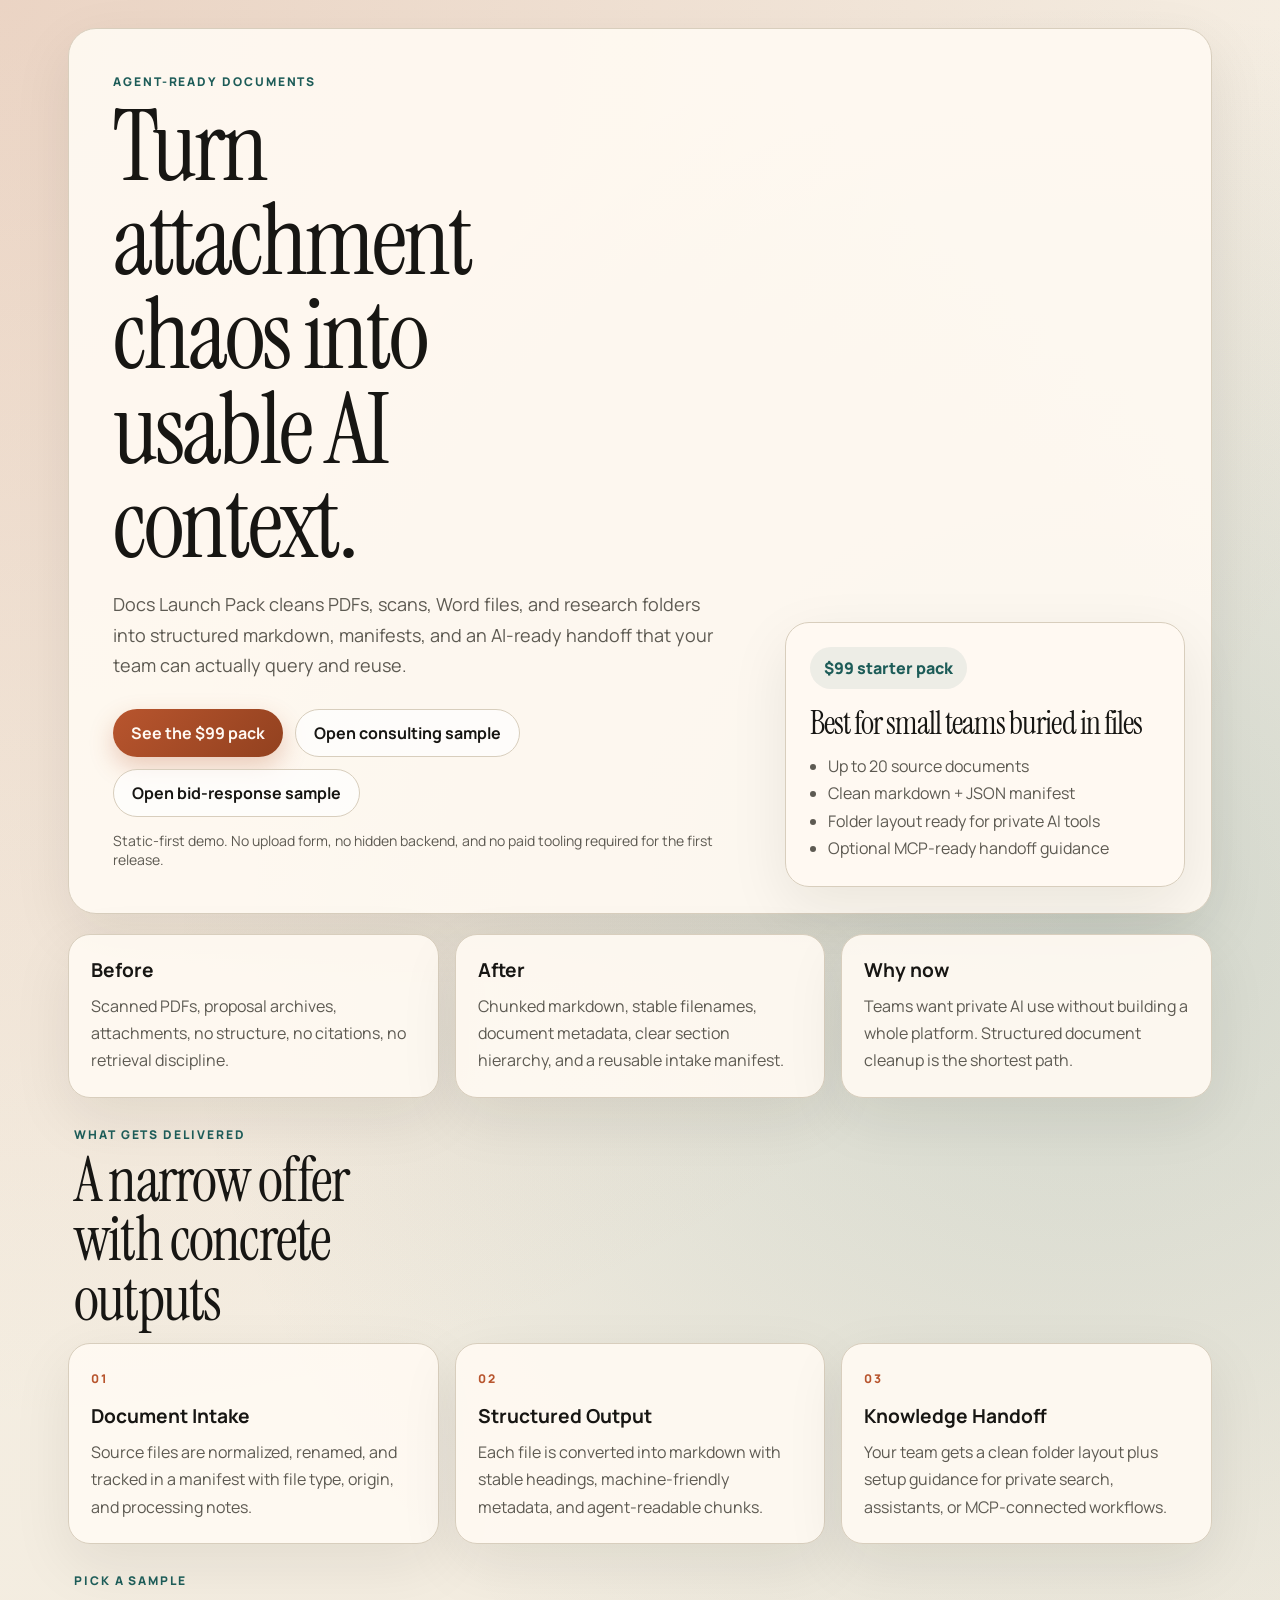
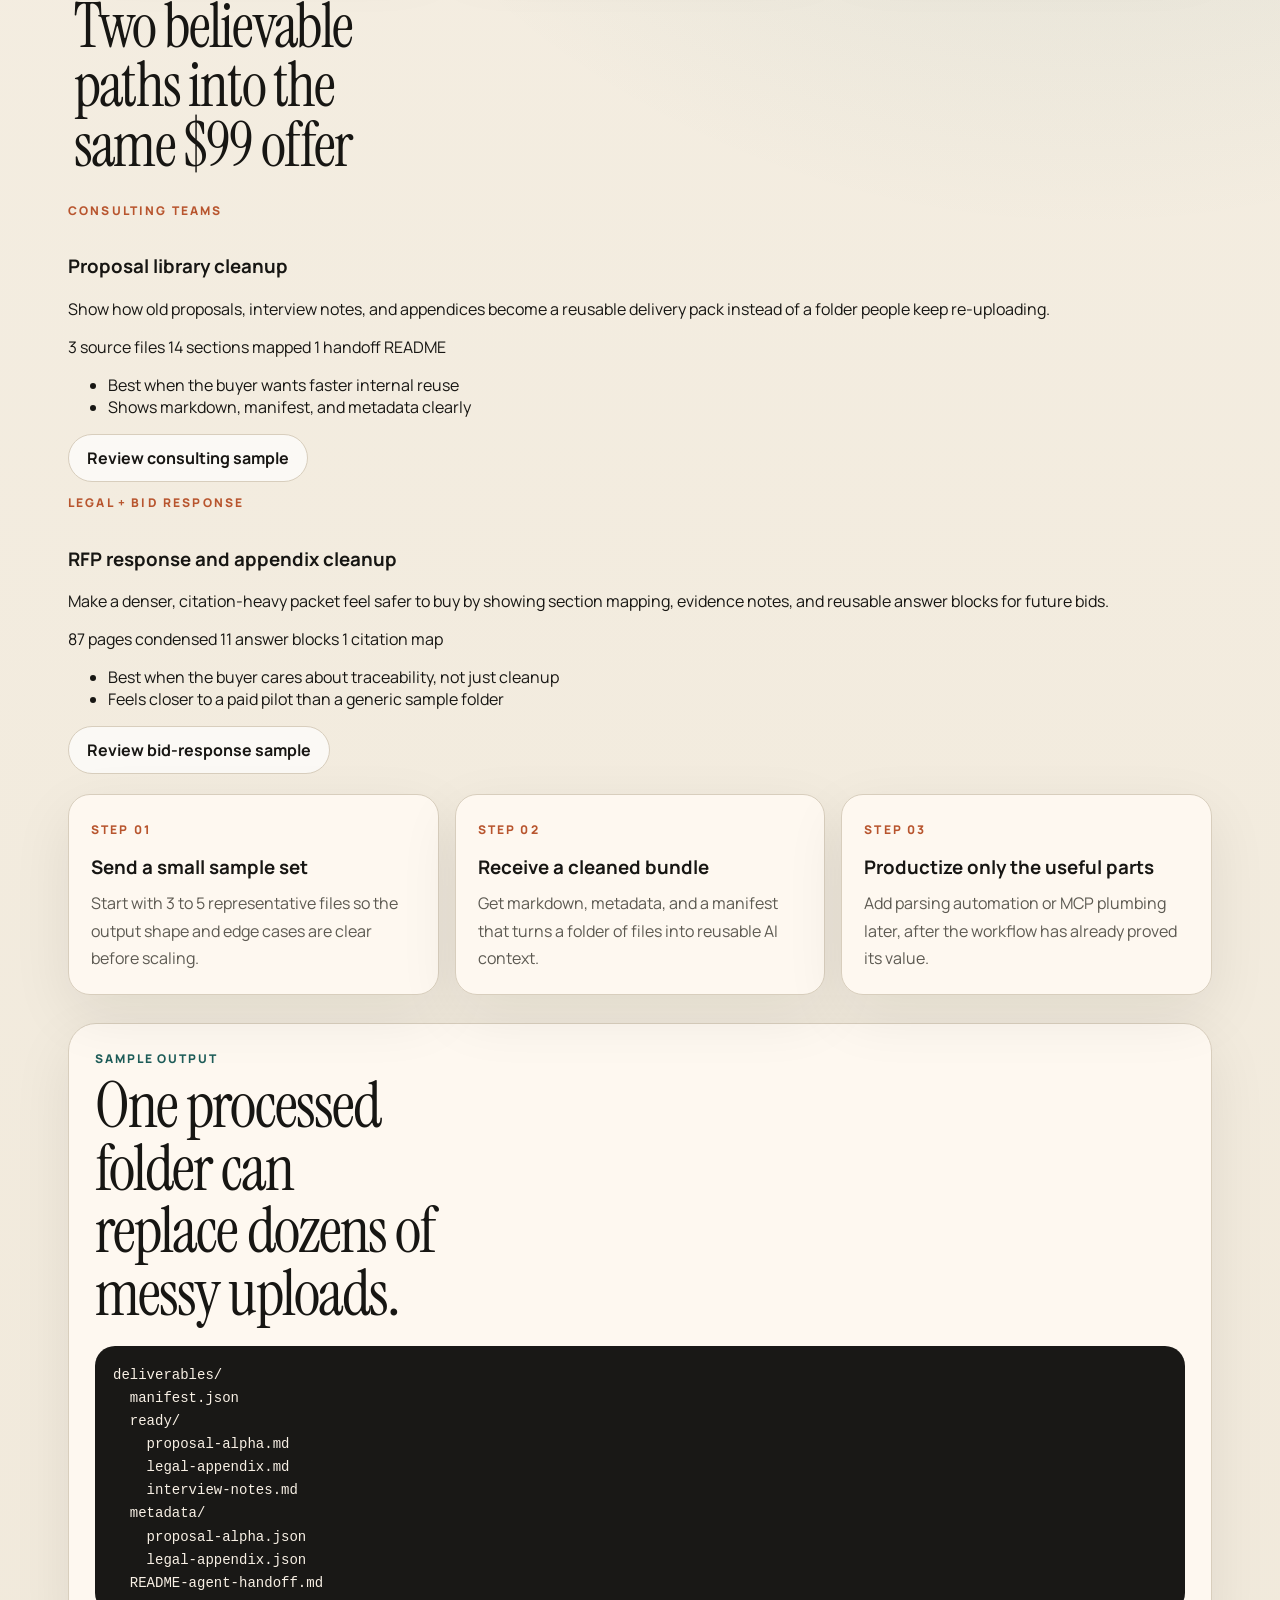
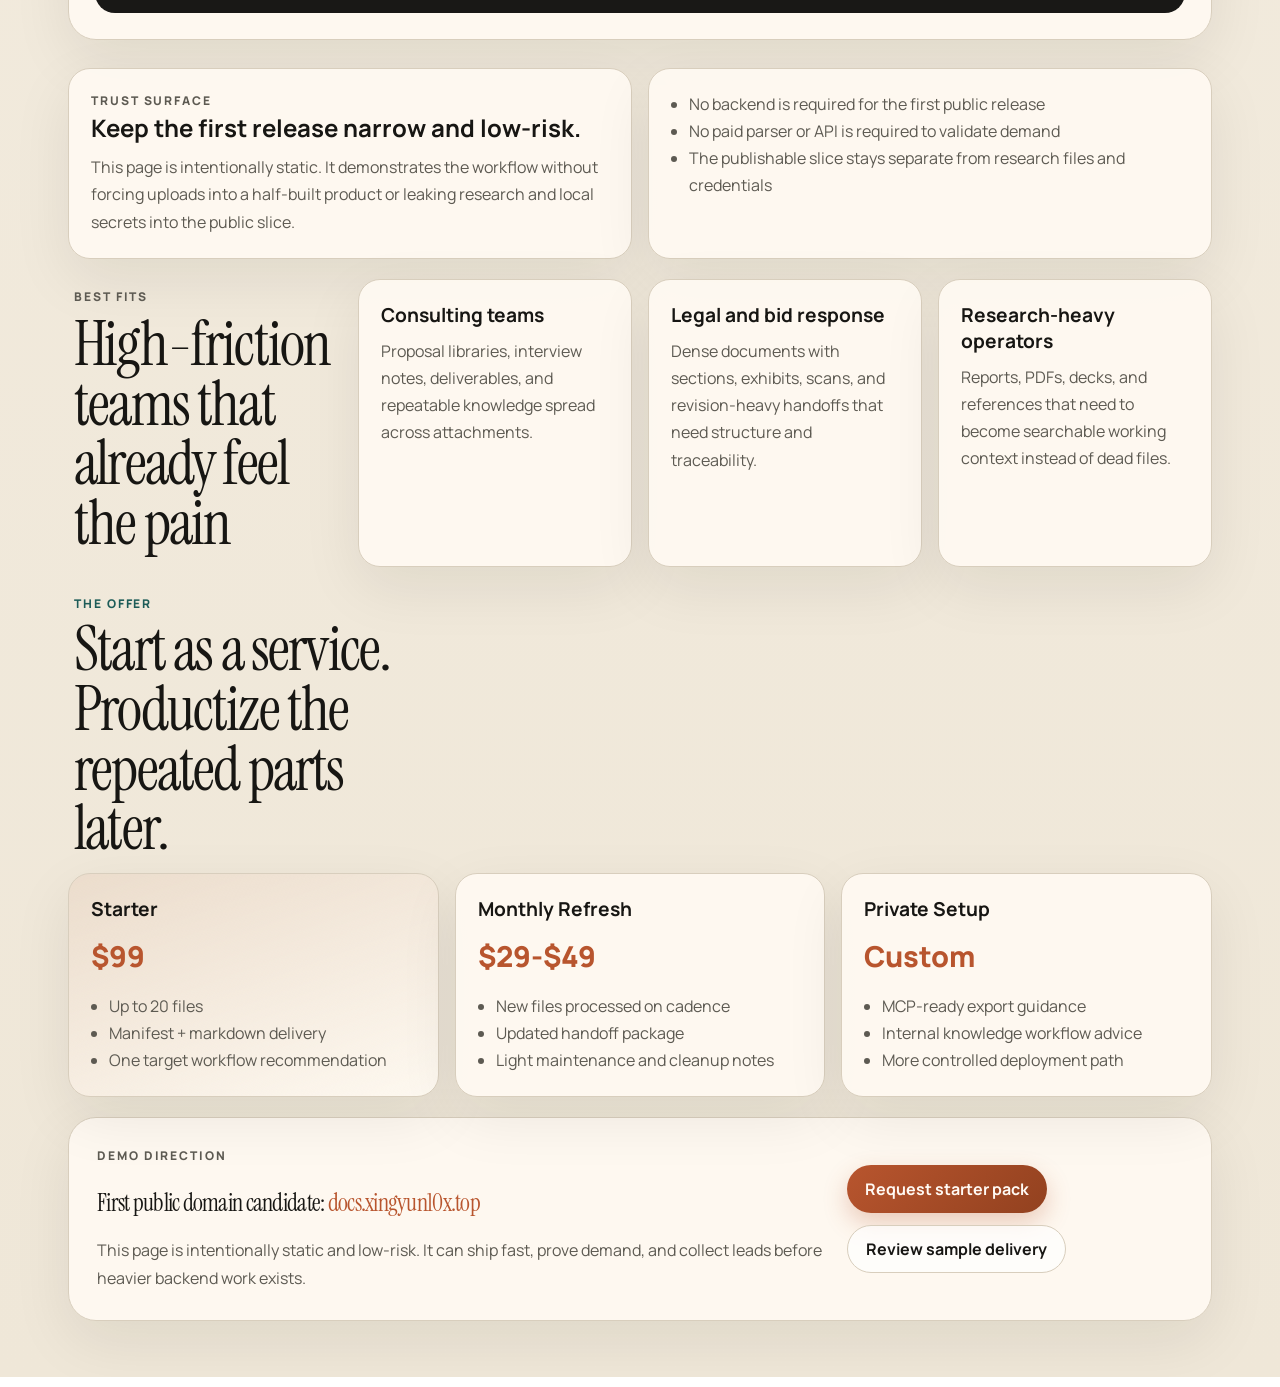
<file: index.html>
<!doctype html>
<html lang="en">
<head>
  <meta charset="utf-8">
  <meta name="viewport" content="width=device-width, initial-scale=1">
  <title>Docs Launch Pack</title>
  <link rel="preconnect" href="https://fonts.googleapis.com">
  <link rel="preconnect" href="https://fonts.gstatic.com" crossorigin>
  <link href="https://fonts.googleapis.com/css2?family=Instrument+Serif:ital@0;1&family=Manrope:wght@400;500;700;800&display=swap" rel="stylesheet">
  <link rel="stylesheet" href="./assets/styles.css">
</head>
<body>
  <div class="page-shell">
    <header class="hero">
      <div class="hero-copy">
        <p class="eyebrow">Agent-Ready Documents</p>
        <h1>Turn attachment chaos into usable AI context.</h1>
        <p class="lede">
          Docs Launch Pack cleans PDFs, scans, Word files, and research folders into structured markdown, manifests,
          and an AI-ready handoff that your team can actually query and reuse.
        </p>
        <div class="hero-actions">
          <a class="button primary" href="#offer">See the $99 pack</a>
          <a class="button secondary" href="./samples/output-preview.html">Open consulting sample</a>
          <a class="button secondary" href="./samples/bid-response-preview.html">Open bid-response sample</a>
        </div>
        <p class="micro-note">
          Static-first demo. No upload form, no hidden backend, and no paid tooling required for the first release.
        </p>
      </div>
      <div class="hero-card">
        <div class="price-chip">$99 starter pack</div>
        <h2>Best for small teams buried in files</h2>
        <ul>
          <li>Up to 20 source documents</li>
          <li>Clean markdown + JSON manifest</li>
          <li>Folder layout ready for private AI tools</li>
          <li>Optional MCP-ready handoff guidance</li>
        </ul>
      </div>
    </header>

    <main>
      <section class="signal-grid">
        <article>
          <h2>Before</h2>
          <p>Scanned PDFs, proposal archives, attachments, no structure, no citations, no retrieval discipline.</p>
        </article>
        <article>
          <h2>After</h2>
          <p>Chunked markdown, stable filenames, document metadata, clear section hierarchy, and a reusable intake manifest.</p>
        </article>
        <article>
          <h2>Why now</h2>
          <p>Teams want private AI use without building a whole platform. Structured document cleanup is the shortest path.</p>
        </article>
      </section>

      <section class="showcase">
        <div class="section-heading">
          <p class="eyebrow">What Gets Delivered</p>
          <h2>A narrow offer with concrete outputs</h2>
        </div>
        <div class="deliverables">
          <article>
            <span class="kicker">01</span>
            <h3>Document Intake</h3>
            <p>Source files are normalized, renamed, and tracked in a manifest with file type, origin, and processing notes.</p>
          </article>
          <article>
            <span class="kicker">02</span>
            <h3>Structured Output</h3>
            <p>Each file is converted into markdown with stable headings, machine-friendly metadata, and agent-readable chunks.</p>
          </article>
          <article>
            <span class="kicker">03</span>
            <h3>Knowledge Handoff</h3>
            <p>Your team gets a clean folder layout plus setup guidance for private search, assistants, or MCP-connected workflows.</p>
          </article>
        </div>
      </section>

      <section class="sample-section">
        <div class="section-heading">
          <p class="eyebrow">Pick A Sample</p>
          <h2>Two believable paths into the same $99 offer</h2>
        </div>
        <div class="sample-grid">
          <article class="sample-card featured">
            <p class="kicker">Consulting Teams</p>
            <h3>Proposal library cleanup</h3>
            <p>
              Show how old proposals, interview notes, and appendices become a reusable delivery pack instead of a
              folder people keep re-uploading.
            </p>
            <div class="stat-row">
              <span class="stat">3 source files</span>
              <span class="stat">14 sections mapped</span>
              <span class="stat">1 handoff README</span>
            </div>
            <ul class="mini-list">
              <li>Best when the buyer wants faster internal reuse</li>
              <li>Shows markdown, manifest, and metadata clearly</li>
            </ul>
            <a class="button secondary" href="./samples/output-preview.html">Review consulting sample</a>
          </article>
          <article class="sample-card">
            <p class="kicker">Legal + Bid Response</p>
            <h3>RFP response and appendix cleanup</h3>
            <p>
              Make a denser, citation-heavy packet feel safer to buy by showing section mapping, evidence notes, and
              reusable answer blocks for future bids.
            </p>
            <div class="stat-row">
              <span class="stat">87 pages condensed</span>
              <span class="stat">11 answer blocks</span>
              <span class="stat">1 citation map</span>
            </div>
            <ul class="mini-list">
              <li>Best when the buyer cares about traceability, not just cleanup</li>
              <li>Feels closer to a paid pilot than a generic sample folder</li>
            </ul>
            <a class="button secondary" href="./samples/bid-response-preview.html">Review bid-response sample</a>
          </article>
        </div>
      </section>

      <section class="process-strip">
        <article>
          <span class="kicker">Step 01</span>
          <h3>Send a small sample set</h3>
          <p>Start with 3 to 5 representative files so the output shape and edge cases are clear before scaling.</p>
        </article>
        <article>
          <span class="kicker">Step 02</span>
          <h3>Receive a cleaned bundle</h3>
          <p>Get markdown, metadata, and a manifest that turns a folder of files into reusable AI context.</p>
        </article>
        <article>
          <span class="kicker">Step 03</span>
          <h3>Productize only the useful parts</h3>
          <p>Add parsing automation or MCP plumbing later, after the workflow has already proved its value.</p>
        </article>
      </section>

      <section class="visual-band">
        <div class="band-card">
          <p class="eyebrow">Sample Output</p>
          <h2>One processed folder can replace dozens of messy uploads.</h2>
          <pre><code>deliverables/
  manifest.json
  ready/
    proposal-alpha.md
    legal-appendix.md
    interview-notes.md
  metadata/
    proposal-alpha.json
    legal-appendix.json
  README-agent-handoff.md</code></pre>
        </div>
      </section>

      <section class="trust-grid">
        <article>
          <p class="eyebrow">Trust Surface</p>
          <h2>Keep the first release narrow and low-risk.</h2>
          <p>
            This page is intentionally static. It demonstrates the workflow without forcing uploads into a half-built
            product or leaking research and local secrets into the public slice.
          </p>
        </article>
        <article>
          <ul>
            <li>No backend is required for the first public release</li>
            <li>No paid parser or API is required to validate demand</li>
            <li>The publishable slice stays separate from research files and credentials</li>
          </ul>
        </article>
      </section>

      <section class="audience-grid">
        <div class="section-heading">
          <p class="eyebrow">Best Fits</p>
          <h2>High-friction teams that already feel the pain</h2>
        </div>
        <article>
          <h3>Consulting teams</h3>
          <p>Proposal libraries, interview notes, deliverables, and repeatable knowledge spread across attachments.</p>
        </article>
        <article>
          <h3>Legal and bid response</h3>
          <p>Dense documents with sections, exhibits, scans, and revision-heavy handoffs that need structure and traceability.</p>
        </article>
        <article>
          <h3>Research-heavy operators</h3>
          <p>Reports, PDFs, decks, and references that need to become searchable working context instead of dead files.</p>
        </article>
      </section>

      <section class="offer" id="offer">
        <div class="section-heading">
          <p class="eyebrow">The Offer</p>
          <h2>Start as a service. Productize the repeated parts later.</h2>
        </div>
        <div class="offer-grid">
          <article class="offer-card highlighted">
            <h3>Starter</h3>
            <p class="price">$99</p>
            <ul>
              <li>Up to 20 files</li>
              <li>Manifest + markdown delivery</li>
              <li>One target workflow recommendation</li>
            </ul>
          </article>
          <article class="offer-card">
            <h3>Monthly Refresh</h3>
            <p class="price">$29-$49</p>
            <ul>
              <li>New files processed on cadence</li>
              <li>Updated handoff package</li>
              <li>Light maintenance and cleanup notes</li>
            </ul>
          </article>
          <article class="offer-card">
            <h3>Private Setup</h3>
            <p class="price">Custom</p>
            <ul>
              <li>MCP-ready export guidance</li>
              <li>Internal knowledge workflow advice</li>
              <li>More controlled deployment path</li>
            </ul>
          </article>
        </div>
      </section>

      <section class="final-cta">
        <div>
          <p class="eyebrow">Demo Direction</p>
          <h2>First public domain candidate: <span>docs.xingyun10x.top</span></h2>
          <p>This page is intentionally static and low-risk. It can ship fast, prove demand, and collect leads before heavier backend work exists.</p>
        </div>
        <div class="cta-actions">
          <a class="button primary" href="https://github.com/xingyun7842/agent-ready-doc-intake/issues/new?title=Docs%20Launch%20Pack%20Starter%20Inquiry&body=Use%20case%3A%0ADocument%20count%3A%0ATarget%20workflow%3A%0ADeadline%3A%0A">Request starter pack</a>
          <a class="button secondary" href="./samples/output-preview.html">Review sample delivery</a>
        </div>
      </section>
    </main>
  </div>
</body>
</html>
</file>
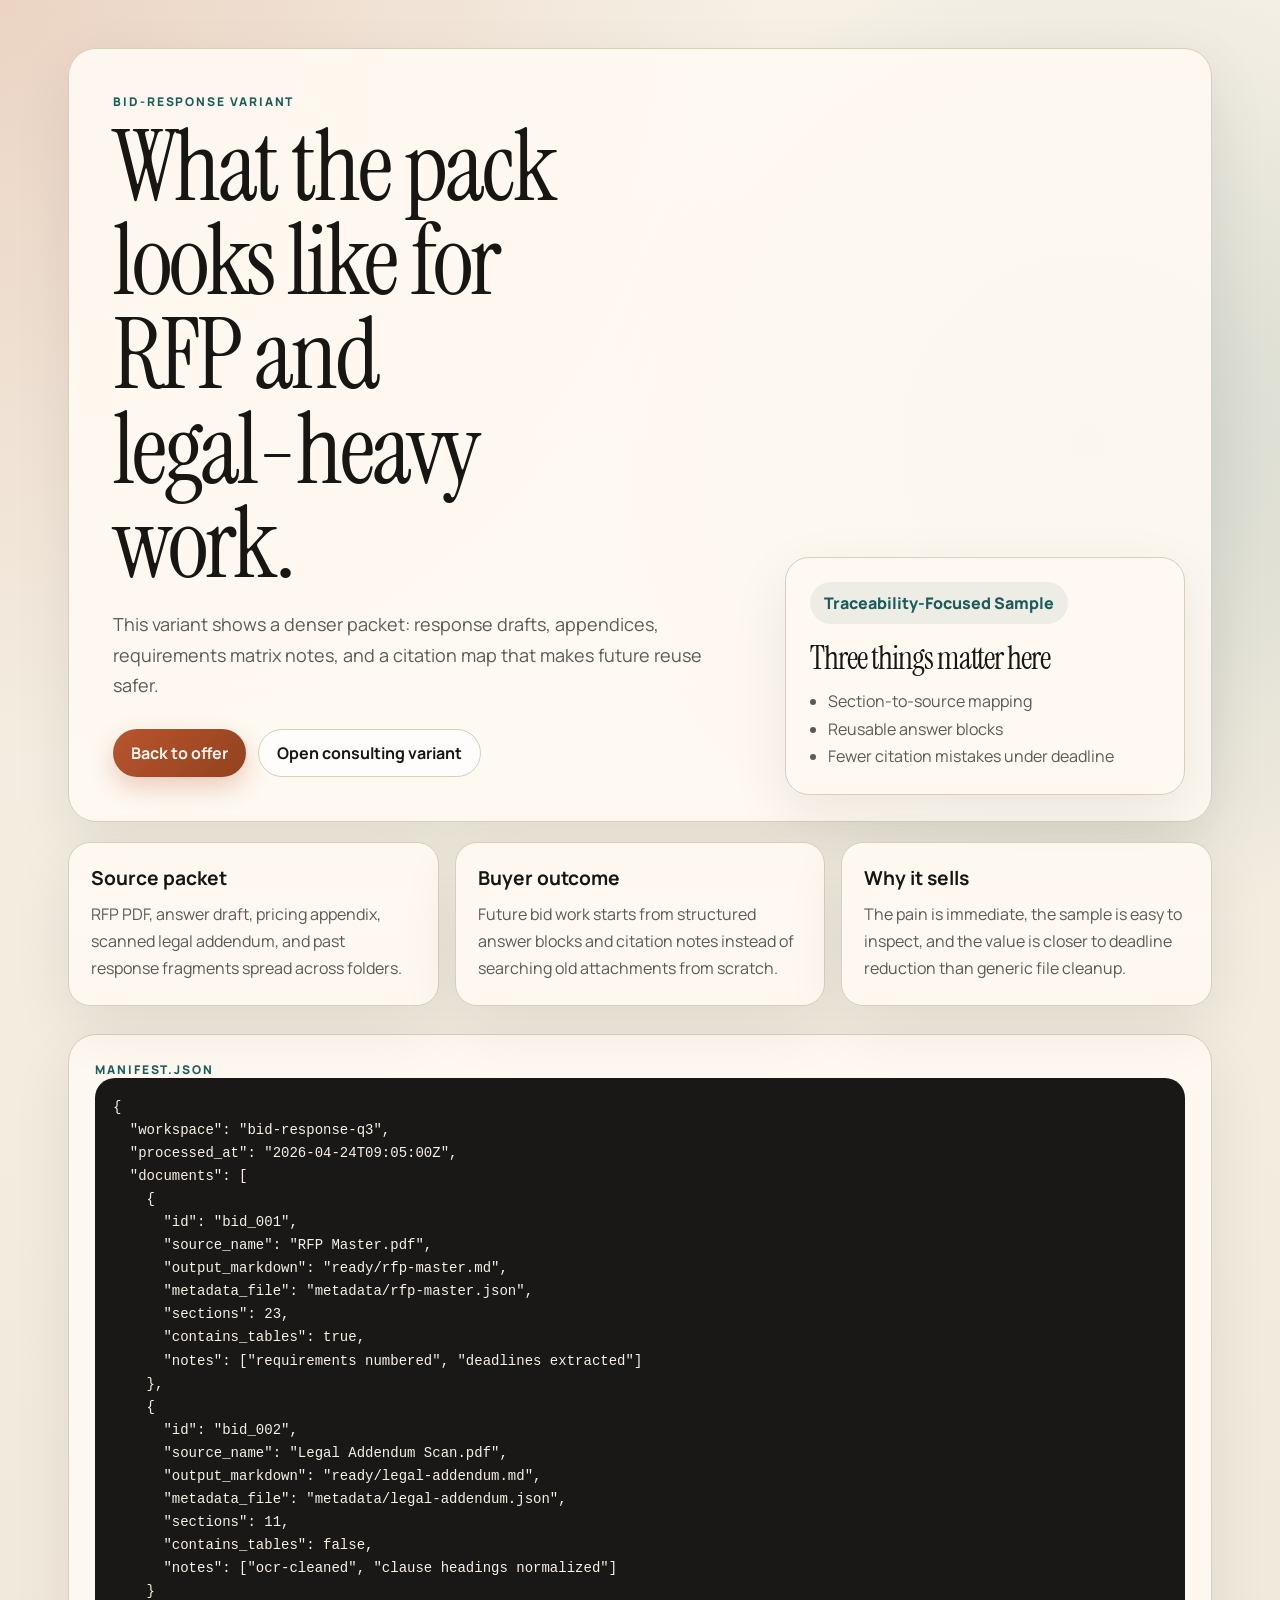
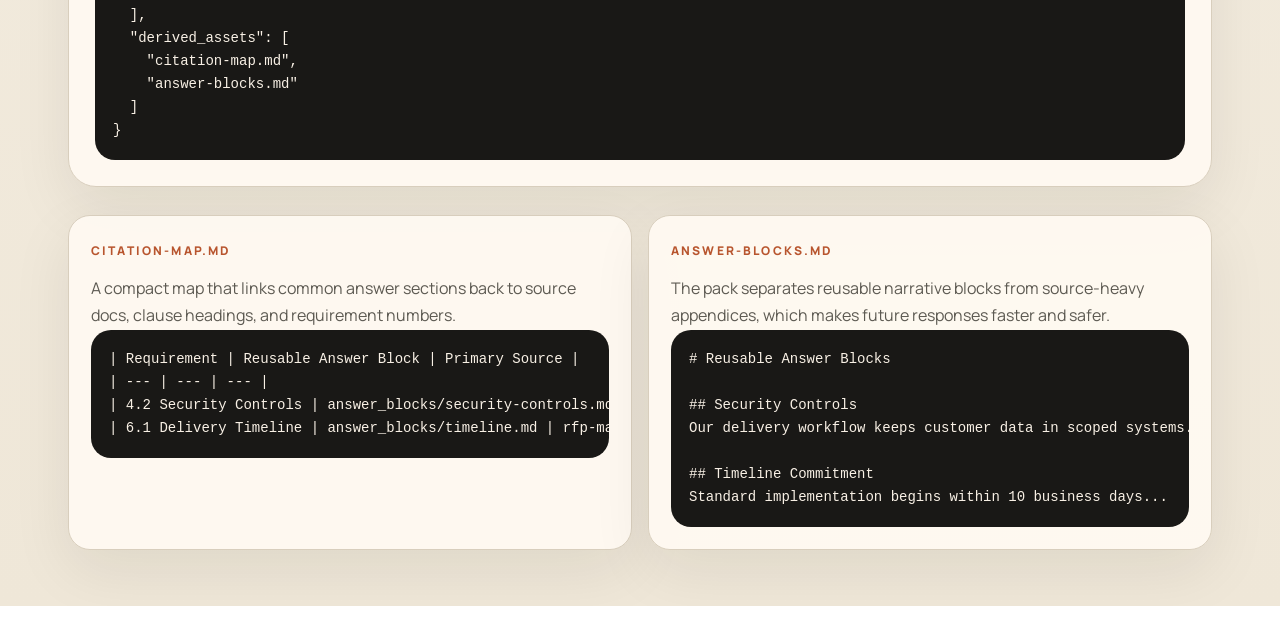
<file: samples/bid-response-preview.html>
<!doctype html>
<html lang="en">
<head>
  <meta charset="utf-8">
  <meta name="viewport" content="width=device-width, initial-scale=1">
  <title>Bid Response Preview</title>
  <link rel="preconnect" href="https://fonts.googleapis.com">
  <link rel="preconnect" href="https://fonts.gstatic.com" crossorigin>
  <link href="https://fonts.googleapis.com/css2?family=Instrument+Serif&family=Manrope:wght@400;500;700;800&display=swap" rel="stylesheet">
  <link rel="stylesheet" href="../assets/styles.css">
</head>
<body>
  <div class="page-shell">
    <section class="hero">
      <div class="hero-copy">
        <p class="eyebrow">Bid-Response Variant</p>
        <h1>What the pack looks like for RFP and legal-heavy work.</h1>
        <p class="lede">
          This variant shows a denser packet: response drafts, appendices, requirements matrix notes, and a citation map
          that makes future reuse safer.
        </p>
        <div class="hero-actions">
          <a class="button primary" href="../index.html">Back to offer</a>
          <a class="button secondary" href="./output-preview.html">Open consulting variant</a>
        </div>
      </div>
      <div class="hero-card">
        <div class="price-chip">Traceability-Focused Sample</div>
        <h2>Three things matter here</h2>
        <ul>
          <li>Section-to-source mapping</li>
          <li>Reusable answer blocks</li>
          <li>Fewer citation mistakes under deadline</li>
        </ul>
      </div>
    </section>

    <section class="signal-grid">
      <article>
        <h2>Source packet</h2>
        <p>RFP PDF, answer draft, pricing appendix, scanned legal addendum, and past response fragments spread across folders.</p>
      </article>
      <article>
        <h2>Buyer outcome</h2>
        <p>Future bid work starts from structured answer blocks and citation notes instead of searching old attachments from scratch.</p>
      </article>
      <article>
        <h2>Why it sells</h2>
        <p>The pain is immediate, the sample is easy to inspect, and the value is closer to deadline reduction than generic file cleanup.</p>
      </article>
    </section>

    <section class="visual-band">
      <div class="band-card">
        <p class="eyebrow">manifest.json</p>
        <pre><code>{
  "workspace": "bid-response-q3",
  "processed_at": "2026-04-24T09:05:00Z",
  "documents": [
    {
      "id": "bid_001",
      "source_name": "RFP Master.pdf",
      "output_markdown": "ready/rfp-master.md",
      "metadata_file": "metadata/rfp-master.json",
      "sections": 23,
      "contains_tables": true,
      "notes": ["requirements numbered", "deadlines extracted"]
    },
    {
      "id": "bid_002",
      "source_name": "Legal Addendum Scan.pdf",
      "output_markdown": "ready/legal-addendum.md",
      "metadata_file": "metadata/legal-addendum.json",
      "sections": 11,
      "contains_tables": false,
      "notes": ["ocr-cleaned", "clause headings normalized"]
    }
  ],
  "derived_assets": [
    "citation-map.md",
    "answer-blocks.md"
  ]
}</code></pre>
      </div>
    </section>

    <section class="deliverables">
      <article>
        <span class="kicker">citation-map.md</span>
        <p>A compact map that links common answer sections back to source docs, clause headings, and requirement numbers.</p>
        <pre><code>| Requirement | Reusable Answer Block | Primary Source |
| --- | --- | --- |
| 4.2 Security Controls | answer_blocks/security-controls.md | legal-addendum.md#section-4 |
| 6.1 Delivery Timeline | answer_blocks/timeline.md | rfp-master.md#timeline |</code></pre>
      </article>
      <article>
        <span class="kicker">answer-blocks.md</span>
        <p>The pack separates reusable narrative blocks from source-heavy appendices, which makes future responses faster and safer.</p>
        <pre><code># Reusable Answer Blocks

## Security Controls
Our delivery workflow keeps customer data in scoped systems...

## Timeline Commitment
Standard implementation begins within 10 business days...</code></pre>
      </article>
    </section>
  </div>
</body>
</html>
</file>
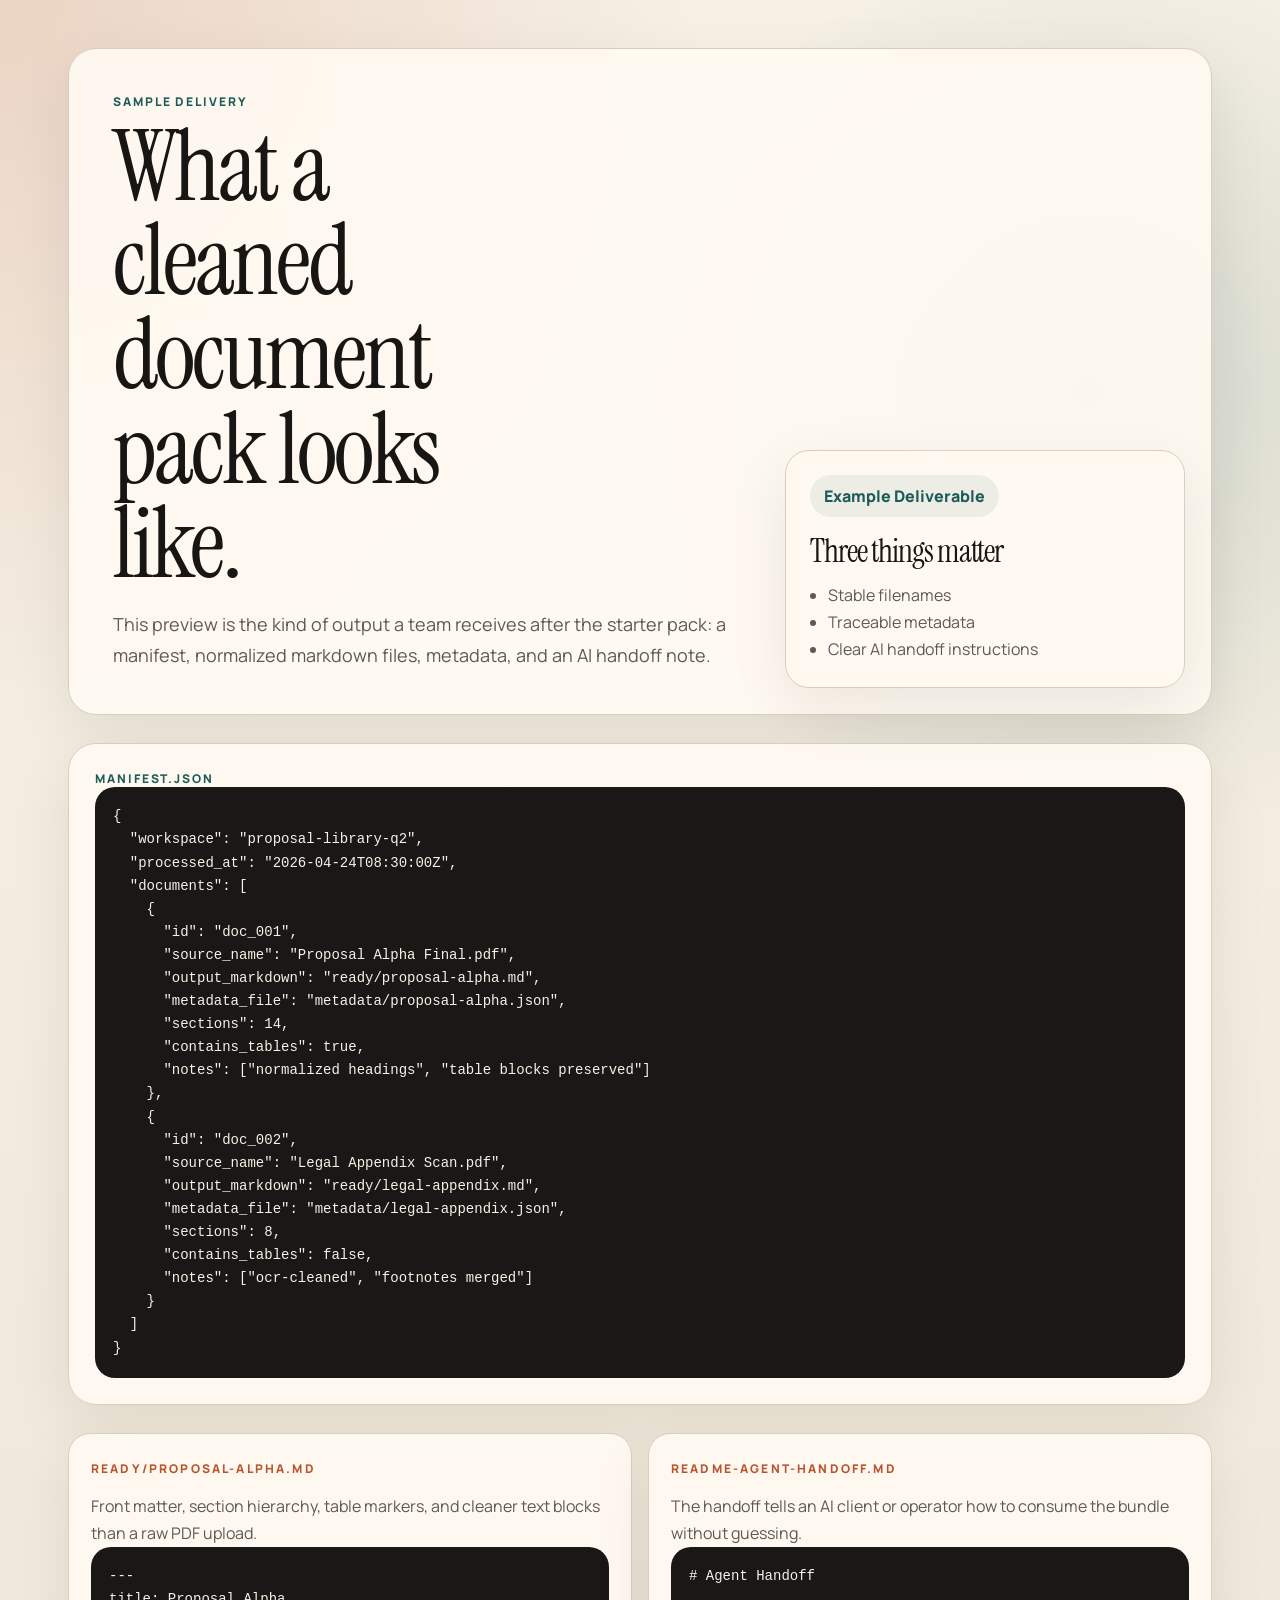
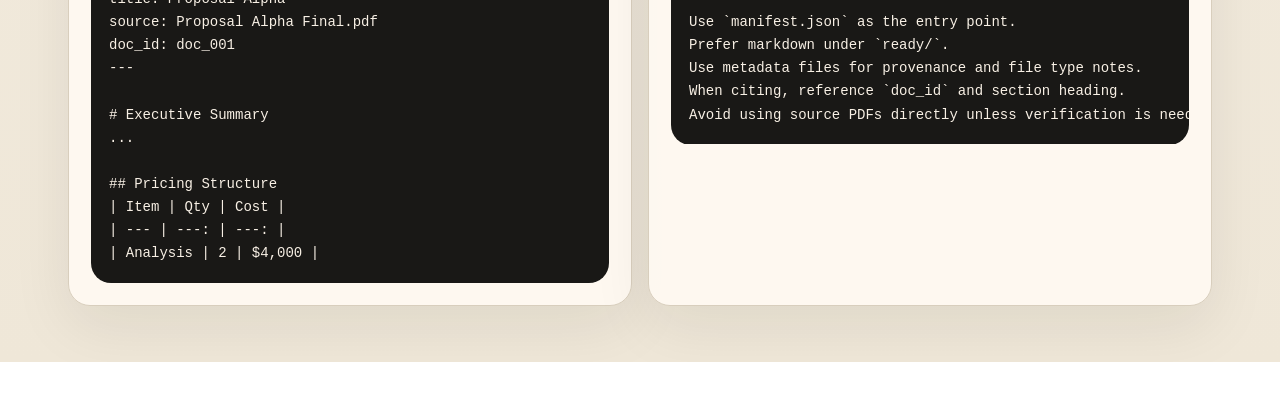
<file: samples/output-preview.html>
<!doctype html>
<html lang="en">
<head>
  <meta charset="utf-8">
  <meta name="viewport" content="width=device-width, initial-scale=1">
  <title>Sample Delivery Preview</title>
  <link rel="preconnect" href="https://fonts.googleapis.com">
  <link rel="preconnect" href="https://fonts.gstatic.com" crossorigin>
  <link href="https://fonts.googleapis.com/css2?family=Instrument+Serif&family=Manrope:wght@400;500;700;800&display=swap" rel="stylesheet">
  <link rel="stylesheet" href="../assets/styles.css">
</head>
<body>
  <div class="page-shell">
    <section class="hero">
      <div class="hero-copy">
        <p class="eyebrow">Sample Delivery</p>
        <h1>What a cleaned document pack looks like.</h1>
        <p class="lede">
          This preview is the kind of output a team receives after the starter pack: a manifest, normalized markdown files,
          metadata, and an AI handoff note.
        </p>
      </div>
      <div class="hero-card">
        <div class="price-chip">Example Deliverable</div>
        <h2>Three things matter</h2>
        <ul>
          <li>Stable filenames</li>
          <li>Traceable metadata</li>
          <li>Clear AI handoff instructions</li>
        </ul>
      </div>
    </section>

    <section class="visual-band">
      <div class="band-card">
        <p class="eyebrow">manifest.json</p>
        <pre><code>{
  "workspace": "proposal-library-q2",
  "processed_at": "2026-04-24T08:30:00Z",
  "documents": [
    {
      "id": "doc_001",
      "source_name": "Proposal Alpha Final.pdf",
      "output_markdown": "ready/proposal-alpha.md",
      "metadata_file": "metadata/proposal-alpha.json",
      "sections": 14,
      "contains_tables": true,
      "notes": ["normalized headings", "table blocks preserved"]
    },
    {
      "id": "doc_002",
      "source_name": "Legal Appendix Scan.pdf",
      "output_markdown": "ready/legal-appendix.md",
      "metadata_file": "metadata/legal-appendix.json",
      "sections": 8,
      "contains_tables": false,
      "notes": ["ocr-cleaned", "footnotes merged"]
    }
  ]
}</code></pre>
      </div>
    </section>

    <section class="deliverables">
      <article>
        <span class="kicker">ready/proposal-alpha.md</span>
        <p>Front matter, section hierarchy, table markers, and cleaner text blocks than a raw PDF upload.</p>
        <pre><code>---
title: Proposal Alpha
source: Proposal Alpha Final.pdf
doc_id: doc_001
---

# Executive Summary
...

## Pricing Structure
| Item | Qty | Cost |
| --- | ---: | ---: |
| Analysis | 2 | $4,000 |</code></pre>
      </article>
      <article>
        <span class="kicker">README-agent-handoff.md</span>
        <p>The handoff tells an AI client or operator how to consume the bundle without guessing.</p>
        <pre><code># Agent Handoff

Use `manifest.json` as the entry point.
Prefer markdown under `ready/`.
Use metadata files for provenance and file type notes.
When citing, reference `doc_id` and section heading.
Avoid using source PDFs directly unless verification is needed.</code></pre>
      </article>
    </section>
  </div>
</body>
</html>
</file>
<file: assets/styles.css>
:root {
  --bg: #f3efe7;
  --paper: #fffaf2;
  --ink: #171613;
  --muted: #5d5a52;
  --line: #d8cebd;
  --accent: #b8552e;
  --accent-2: #1d5c58;
  --shadow: 0 20px 60px rgba(23, 22, 19, 0.08);
}

* {
  box-sizing: border-box;
}

html {
  scroll-behavior: smooth;
}

body {
  margin: 0;
  color: var(--ink);
  font-family: "Manrope", sans-serif;
  background:
    radial-gradient(circle at top left, rgba(184, 85, 46, 0.18), transparent 30%),
    radial-gradient(circle at 85% 20%, rgba(29, 92, 88, 0.16), transparent 24%),
    linear-gradient(180deg, #f6f0e5 0%, #efe7d8 100%);
}

.page-shell {
  max-width: 1180px;
  margin: 0 auto;
  padding: 28px 18px 56px;
}

.hero,
.hero-card,
.signal-grid article,
.deliverables article,
.band-card,
.audience-grid article,
.offer-card,
.final-cta {
  background: rgba(255, 250, 242, 0.92);
  border: 1px solid var(--line);
  box-shadow: var(--shadow);
}

.hero {
  border-radius: 28px;
  display: grid;
  grid-template-columns: minmax(0, 1.25fr) minmax(280px, 0.75fr);
  gap: 22px;
  padding: 26px;
}

.hero-copy {
  padding: 18px;
}

.hero h1,
.section-heading h2,
.hero-card h2,
.band-card h2,
.final-cta h2 {
  font-family: "Instrument Serif", serif;
  font-weight: 400;
  letter-spacing: -0.03em;
}

.hero h1 {
  font-size: clamp(3rem, 8vw, 6.2rem);
  line-height: 0.95;
  margin: 10px 0 18px;
  max-width: 10ch;
}

.eyebrow {
  margin: 0;
  color: var(--accent-2);
  font-size: 12px;
  font-weight: 800;
  letter-spacing: 0.16em;
  text-transform: uppercase;
}

.lede {
  margin: 0;
  max-width: 56ch;
  line-height: 1.7;
  color: var(--muted);
  font-size: 18px;
}

.hero-actions {
  display: flex;
  flex-wrap: wrap;
  gap: 12px;
  margin-top: 28px;
}

.button {
  display: inline-flex;
  align-items: center;
  justify-content: center;
  min-height: 48px;
  padding: 0 18px;
  border-radius: 999px;
  text-decoration: none;
  font-weight: 700;
  transition: transform 160ms ease, box-shadow 160ms ease, background 160ms ease;
}

.button:hover {
  transform: translateY(-1px);
}

.button.primary {
  color: #fff9f3;
  background: linear-gradient(135deg, #b8552e, #92411f);
  box-shadow: 0 10px 24px rgba(184, 85, 46, 0.28);
}

.button.secondary {
  color: var(--ink);
  background: rgba(255, 255, 255, 0.7);
  border: 1px solid var(--line);
}

.hero-card {
  border-radius: 24px;
  padding: 24px;
  align-self: end;
}

.price-chip {
  display: inline-block;
  padding: 10px 14px;
  border-radius: 999px;
  background: rgba(29, 92, 88, 0.08);
  color: var(--accent-2);
  font-weight: 800;
  margin-bottom: 18px;
}

.hero-card h2 {
  font-size: 2rem;
  line-height: 1.02;
  margin: 0 0 14px;
}

.hero-card ul,
.offer-card ul {
  margin: 0;
  padding-left: 18px;
  line-height: 1.7;
  color: var(--muted);
}

.micro-note {
  margin: 14px 0 0;
  color: var(--muted);
  font-size: 14px;
}

section {
  margin-top: 20px;
}

.signal-grid,
.deliverables,
.audience-grid,
.offer-grid,
.process-strip,
.trust-grid {
  display: grid;
  gap: 16px;
}

.signal-grid {
  grid-template-columns: repeat(3, minmax(0, 1fr));
}

.signal-grid article,
.deliverables article,
.audience-grid article,
.offer-card {
  border-radius: 22px;
  padding: 22px;
}

.signal-grid h2,
.deliverables h3,
.audience-grid h3,
.offer-card h3 {
  margin: 0 0 10px;
  font-size: 1.2rem;
}

.signal-grid p,
.deliverables p,
.audience-grid p,
.offer-card p,
.final-cta p {
  margin: 0;
  color: var(--muted);
  line-height: 1.7;
}

.section-heading {
  padding: 8px 6px 14px;
}

.section-heading h2 {
  margin: 8px 0 0;
  font-size: clamp(2rem, 5vw, 3.8rem);
  line-height: 0.98;
  max-width: 12ch;
}

.deliverables,
.audience-grid,
.offer-grid {
  grid-template-columns: repeat(auto-fit, minmax(220px, 1fr));
}

.process-strip,
.trust-grid {
  grid-template-columns: repeat(auto-fit, minmax(260px, 1fr));
}

.kicker {
  display: inline-block;
  font-size: 12px;
  font-weight: 800;
  color: var(--accent);
  letter-spacing: 0.18em;
  text-transform: uppercase;
  margin-bottom: 16px;
}

.visual-band {
  padding: 8px 0;
}

.band-card {
  border-radius: 28px;
  padding: 26px;
}

.band-card h2 {
  font-size: clamp(2rem, 5vw, 4rem);
  line-height: 0.98;
  margin: 8px 0 20px;
  max-width: 12ch;
}

pre {
  margin: 0;
  padding: 18px;
  overflow: auto;
  border-radius: 20px;
  background: #191816;
  color: #f8f0e5;
  font: 14px/1.65 "SFMono-Regular", Consolas, "Liberation Mono", Menlo, monospace;
}

.offer-card .price {
  font-size: 1.8rem;
  font-weight: 800;
  color: var(--accent);
  margin-bottom: 12px;
}

.offer-card.highlighted {
  background: linear-gradient(160deg, rgba(184, 85, 46, 0.08), rgba(255, 250, 242, 0.92));
}

.process-strip article,
.trust-grid article {
  border-radius: 22px;
  padding: 22px;
  background: rgba(255, 250, 242, 0.92);
  border: 1px solid var(--line);
  box-shadow: var(--shadow);
}

.process-strip h3,
.trust-grid h2 {
  margin: 0 0 10px;
}

.process-strip p,
.trust-grid p,
.trust-grid li {
  margin: 0;
  color: var(--muted);
  line-height: 1.7;
}

.trust-grid ul {
  margin: 0;
  padding-left: 18px;
  line-height: 1.8;
}

.final-cta {
  border-radius: 28px;
  padding: 28px;
  display: flex;
  gap: 20px;
  align-items: center;
  justify-content: space-between;
}

.final-cta span {
  color: var(--accent);
}

.cta-actions {
  display: flex;
  flex-wrap: wrap;
  gap: 12px;
}

@media (max-width: 900px) {
  .hero {
    grid-template-columns: 1fr;
  }

  .signal-grid {
    grid-template-columns: 1fr;
  }

  .final-cta {
    flex-direction: column;
    align-items: flex-start;
  }
}

@media (max-width: 640px) {
  .page-shell {
    padding: 16px 12px 40px;
  }

  .hero,
  .hero-card,
  .signal-grid article,
  .deliverables article,
  .band-card,
  .audience-grid article,
  .offer-card,
  .final-cta {
    border-radius: 20px;
  }

  .hero {
    padding: 16px;
  }

  .hero-copy {
    padding: 8px;
  }
}
</file>
